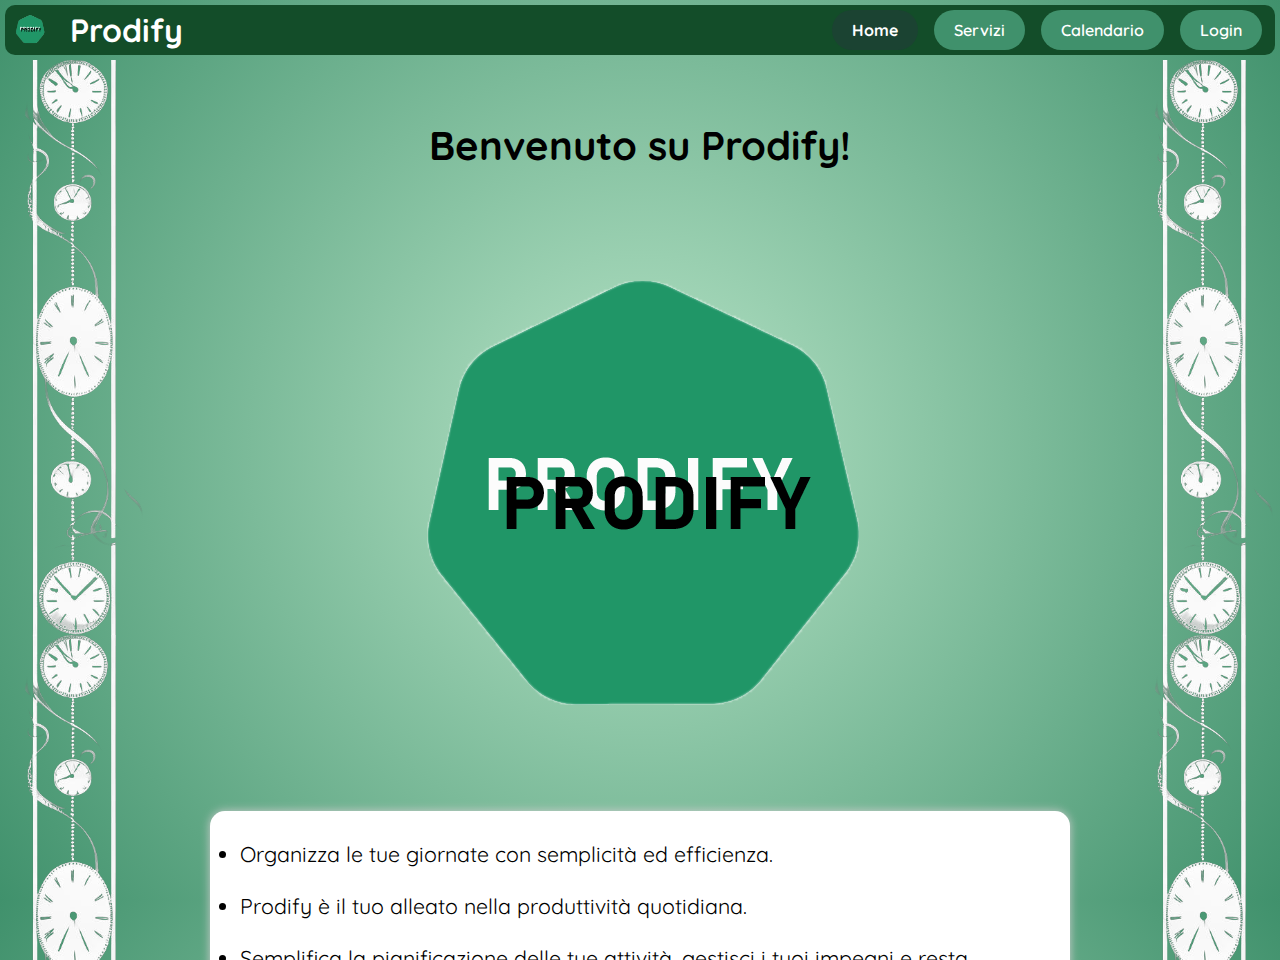
<file: index.html>
<!DOCTYPE html>
<html lang="it">
<head>
  <meta charset="UTF-8">
  <meta name="viewport" content="width=device-width, initial-scale=1.0">
  <title>Prodify - Home</title>
  <link rel="stylesheet" href="../css/style.css">
  <link rel="icon" href="../immagini/prodifyicon.ico">
</head>

<body>
<div class="pagina">
    <div class="bordo bordo-left"></div>
    <div class="bordo bordo-right"></div>
   



  <!-- Header caricato dinamicamente -->
<script src="../js/navbar.js"></script>
<script>generaHeader();</script>


  <main class="home-main">

    <h2 id="benvenuto">Benvenuto su Prodify!</h2>

    <img src="../immagini/logo.PNG" alt="immagine_home" class="hero-img">


      <section class="hero">
        <div class="riquadroContenuto">
        <ul>
          <li>Organizza le tue giornate con semplicità ed efficienza.</li>
          <br>
          <li>Prodify è il tuo alleato nella produttività quotidiana.</li>
          <br>
          <li>Semplifica la pianificazione delle tue attività, gestisci i tuoi impegni e resta sempre al passo con i tuoi obiettivi.</li>
          <br>
          <li>Grazie a un’interfaccia intuitiva e funzionalità intelligenti, potrai concentrarti su ciò che conta davvero: raggiungere i tuoi traguardi personali e professionali.</li>
        </ul>
         </div>
      </section>
   

    <a href="calendario.html" class="cta-button">Vai al Calendario</a>

  </main>

  <footer>
    <p>© 2025 Prodify</p>
  </footer>

</div>
</body>
</html>


<script>
    // Evidenzia automaticamente il link della pagina attuale
    const links = document.querySelectorAll('.voceMenu');
    const currentPage = window.location.pathname.split('/').pop().toLowerCase();
  
    links.forEach(link => {
      const linkPage = link.getAttribute('href').toLowerCase();
      if (linkPage === currentPage) {
        link.classList.add('active');
      }
    });
  </script>
</file>
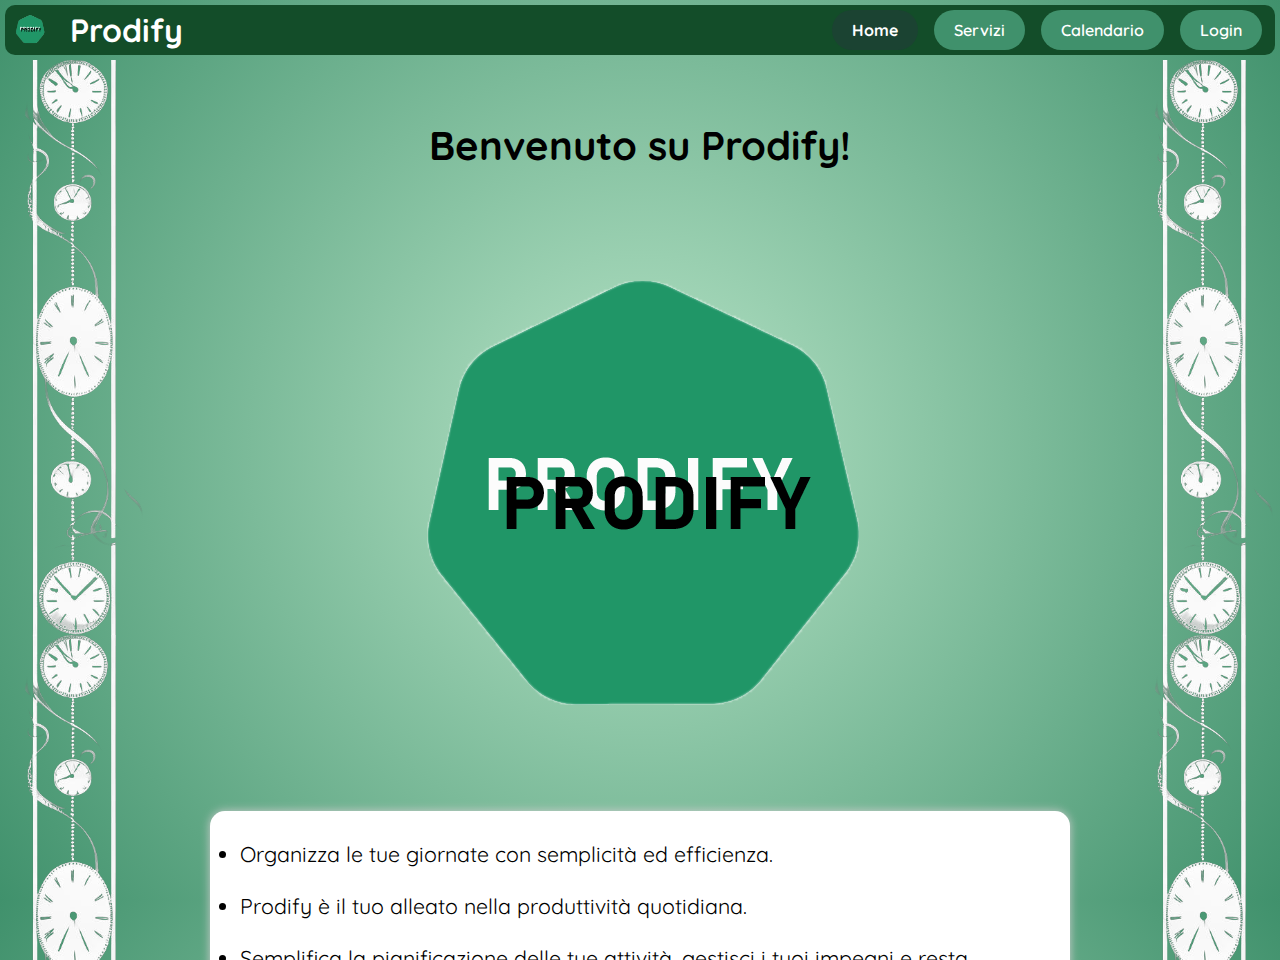
<file: html/index.html>
<!DOCTYPE html>
<html lang="it">
<head>
  <meta charset="UTF-8">
  <meta name="viewport" content="width=device-width, initial-scale=1.0">
  <title>Prodify - Home</title>
  <link rel="stylesheet" href="../css/style.css">
  <link rel="icon" href="../immagini/prodifyicon.ico">
</head>

<body>
<div class="pagina">
    <div class="bordo bordo-left"></div>
    <div class="bordo bordo-right"></div>
   



  <!-- Header caricato dinamicamente -->
<script src="../js/navbar.js"></script>
<script>generaHeader();</script>


  <main class="home-main">

    <h2 id="benvenuto">Benvenuto su Prodify!</h2>

    <img src="../immagini/logo.PNG" alt="immagine_home" class="hero-img">


      <section class="hero">
        <div class="riquadroContenuto">
        <ul>
          <li>Organizza le tue giornate con semplicità ed efficienza.</li>
          <br>
          <li>Prodify è il tuo alleato nella produttività quotidiana.</li>
          <br>
          <li>Semplifica la pianificazione delle tue attività, gestisci i tuoi impegni e resta sempre al passo con i tuoi obiettivi.</li>
          <br>
          <li>Grazie a un’interfaccia intuitiva e funzionalità intelligenti, potrai concentrarti su ciò che conta davvero: raggiungere i tuoi traguardi personali e professionali.</li>
        </ul>
         </div>
      </section>
   

    <a href="calendario.html" class="cta-button">Vai al Calendario</a>

  </main>

  <footer>
    <p>© 2025 Prodify</p>
  </footer>

</div>
</body>
</html>


<script>
    // Evidenzia automaticamente il link della pagina attuale
    const links = document.querySelectorAll('.voceMenu');
    const currentPage = window.location.pathname.split('/').pop().toLowerCase();
  
    links.forEach(link => {
      const linkPage = link.getAttribute('href').toLowerCase();
      if (linkPage === currentPage) {
        link.classList.add('active');
      }
    });
  </script>
</file>
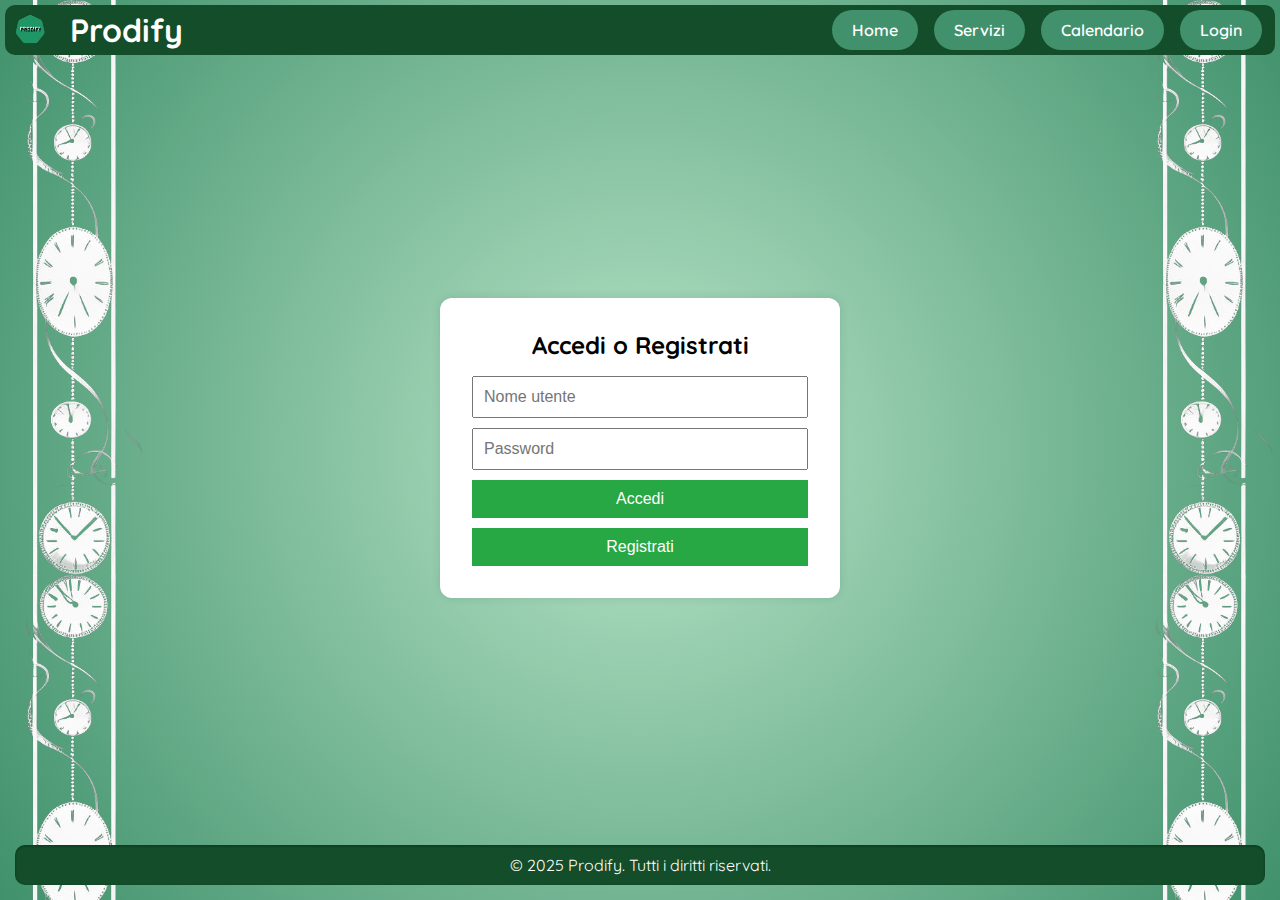
<file: login.html>
<!DOCTYPE html>
<html lang="it">
<head>
  <meta charset="UTF-8">
  <title>Login - Prodify</title>
  <link rel="stylesheet" href="css/style.css">
  <link rel="icon" href="immagini/prodifyicon.ico">
  <meta name="viewport" content="width=device-width, initial-scale=1.0">
  <style>
    main {
      display: flex;
      justify-content: center;
      align-items: center;
      min-height: 70vh;
    }
    .login-box {
      background: white;
      padding: 2rem;
      border-radius: 12px;
      max-width: 400px;
      width: 100%;
      box-shadow: 0 0 10px rgba(0,0,0,0.1);
    }
    .login-box h2 {
      text-align: center;
      margin-bottom: 1rem;
    }
    .login-box input,
    .login-box button {
      display: block;
      width: 100%;
      margin-top: 10px;
      padding: 10px;
      font-size: 1rem;
    }
    .login-box button {
      background: #28a745;
      color: white;
      border: none;
      cursor: pointer;
    }
    .login-box button:hover {
      opacity: 0.9;
    }
    .register-button {
      background: #007bff;
      margin-top: 0.5rem;
      color: white;
    }
    #loginStatus {
      margin-left: auto;
      display: flex;
      gap: 10px;
      align-items: center;
    }
    #loginStatus button {
  background: none;
  border: none;
  color: inherit;
  padding: 0;
  font: inherit;
  cursor: pointer;
}
  </style>
</head>
<body>
<div class="pagina">
    <div class="bordo bordo-left"></div>
    <div class="bordo bordo-right"></div>

  <header class="main-header">
    <div id="menuTitolo" class="logo">
      <div id="logoTitolo">
        <img src="immagini/logo.PNG" alt="Prodify" height="40">
        <h1 id="titolo">Prodify</h1>
      </div>
      <nav id="menu">
        <a class="voceMenu" href="index.html">Home</a>
        <a class="voceMenu" href="servizi.html">Servizi</a>
        <a class="voceMenu" href="calendario.html">Calendario</a>
        <span id="loginStatus"></span>
      </nav>
    </div>
  </header>

  <main>
    <div class="login-box">
      <h2>Accedi o Registrati</h2>

      <input type="text" id="username" placeholder="Nome utente" />
      <input type="password" id="password" placeholder="Password" />

      <button onclick="login()">Accedi</button>
      <button onclick="register()" class="register-button">Registrati</button>
    </div>
  </main>

  <footer>
    <p>&copy; 2025 Prodify. Tutti i diritti riservati.</p>
  </footer>

  <script>
    const API = "http://localhost:3001/api";

    function aggiornaBarraUtente() {
      const statusDiv = document.getElementById("loginStatus");
      const token = localStorage.getItem("token");
      let payload = null;
try {
  const token = localStorage.getItem("token");
  if (token) {
    payload = JSON.parse(atob(token.split(".")[1]));
  }
} catch (err) {
  localStorage.removeItem("token");
}

      if (token && payload?.username) {
        statusDiv.innerHTML = `<span class="voceMenu" style="pointer-events: none;">Ciao, ${payload.username}</span> <a class="voceMenu" href="#" onclick="logout()">Logout</a>`;
      } else {
        statusDiv.innerHTML = `<a class="voceMenu" href="login.html">Login</a>`;
      }
    }

      function logout() {
        localStorage.clear(); // Rimuove token + eventi
        location.href = "login.html";
      }


    async function login() {
      const username = document.getElementById("username").value.trim();
      const password = document.getElementById("password").value;
      if (!username || !password) return alert("Inserisci nome utente e password");

      const res = await fetch(API + "/auth/login", {
        method: "POST",
        headers: { "Content-Type": "application/json" },
        body: JSON.stringify({ username, password })
      });

      const data = await res.json();
      if (data.token) {
          console.log("✅ TOKEN SALVATO:", data.token);
        localStorage.setItem("token", data.token);
        alert("Login effettuato!");

        window.location.href = "calendario.html";
      } else {
        alert("Login fallito: " + (data.error || "Errore sconosciuto"));
      }
    }

    async function register() {
      const username = document.getElementById("username").value.trim();
      const password = document.getElementById("password").value;
      if (!username || !password) return alert("Inserisci nome utente e password");

      const res = await fetch(API + "/auth/register", {
        method: "POST",
        headers: { "Content-Type": "application/json" },
        body: JSON.stringify({ username, password })
      });

      const data = await res.json();
      if (data.username) {
        alert("Registrazione completata!");
      } else {
        alert("Errore registrazione: " + (data.error || "Errore"));
      }
    }

    aggiornaBarraUtente();
  </script>

</div>
</body>
</html>
</file>
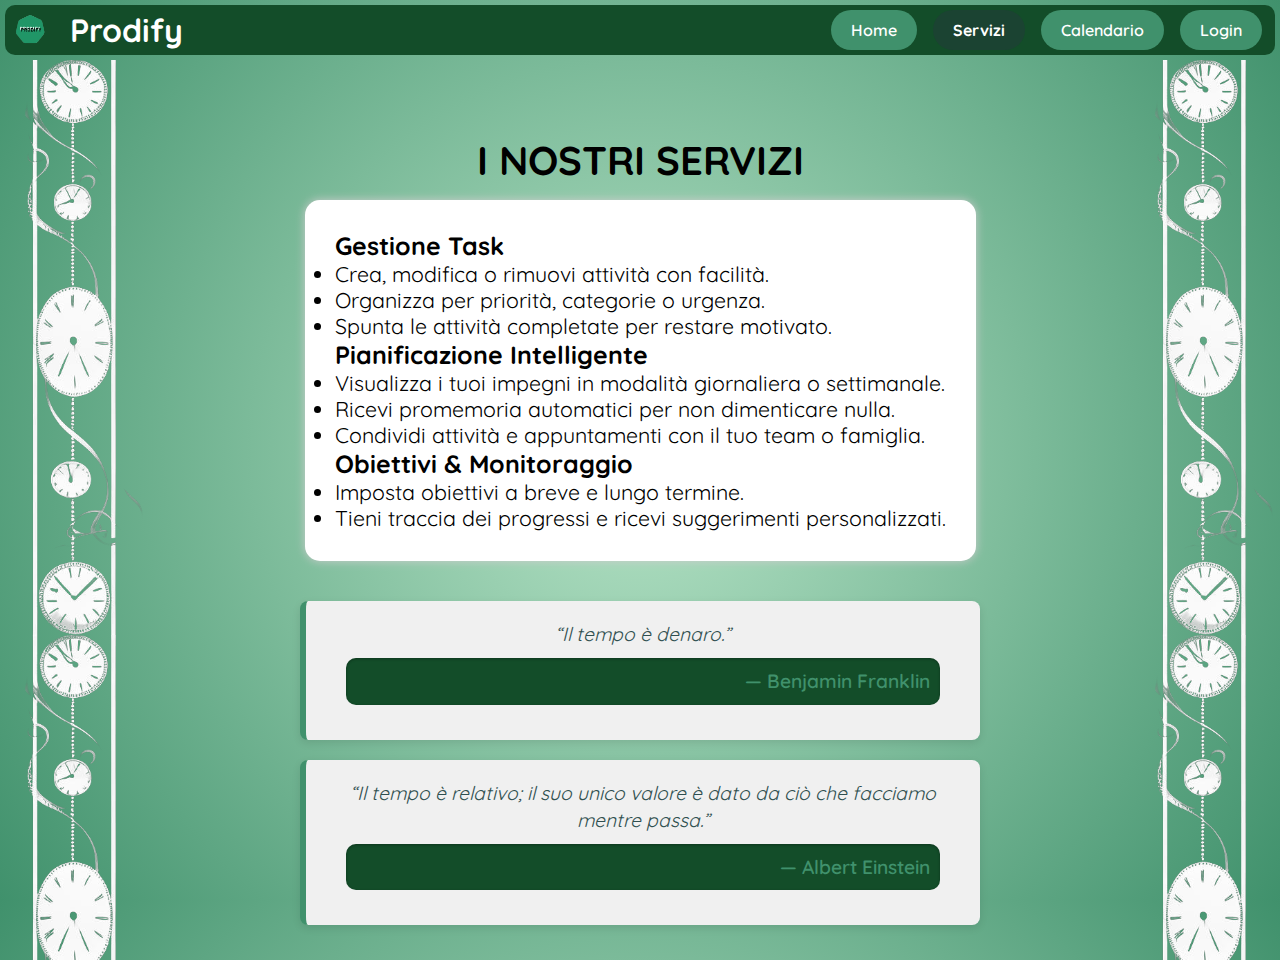
<file: servizi.html>
<!DOCTYPE html>
<html lang="it">
<head>
  <meta charset="UTF-8">
  <meta name="viewport" content="width=device-width, initial-scale=1.0">
  <title>Prodify - Servizi</title>
  <link rel="stylesheet" href="css/style.css">
  <link rel="icon" href="immagini/prodifyicon.ico">
</head>
<body>
<div class="pagina">
    <div class="bordo bordo-left"></div>
    <div class="bordo bordo-right"></div>


 <!-- Header caricato dinamicamente -->
<script src="js/navbar.js"></script>
<script>generaHeader();</script>


  <main class="home-main">
    <section class="hero">
      <h2 class="titoloServizi" style="text-align:center;">I NOSTRI SERVIZI</h2>
      
      <div  class="riquadroContenuto">
      <h3> Gestione Task</h3>
      <ul>
        <li>Crea, modifica o rimuovi attività con facilità.</li>
        <li>Organizza per priorità, categorie o urgenza.</li>
        <li>Spunta le attività completate per restare motivato.</li>
      </ul>

      <h3 >Pianificazione Intelligente</h3>
      <ul>
        <li>Visualizza i tuoi impegni in modalità giornaliera o settimanale.</li>
        <li>Ricevi promemoria automatici per non dimenticare nulla.</li>
        <li>Condividi attività e appuntamenti con il tuo team o famiglia.</li>
      </ul>

      <h3> Obiettivi & Monitoraggio</h3>
      <ul>
        <li>Imposta obiettivi a breve e lungo termine.</li>
        <li>Tieni traccia dei progressi e ricevi suggerimenti personalizzati.</li>
      </ul>
    </div>
    </section>
    <div class="citazioni-tempo">
      <div class="citazione-tempo">
        <blockquote>
          “Il tempo è denaro.”
          <footer>— Benjamin Franklin</footer>
        </blockquote>
      </div>
      <div class="citazione-tempo">
        <blockquote>
          “Il tempo è relativo; il suo unico valore è dato da ciò che facciamo mentre passa.”
          <footer>— Albert Einstein</footer>
        </blockquote>
      </div>
    </div>
    
  </main>

  <footer>
    <p>© 2025 Prodify</p>
  </footer>
  <div class="orologi-overlay orologi-left"></div>
<div class="orologi-overlay orologi-right"></div>
</div>
</body>
</html>




<script>
  // Evidenzia automaticamente il link della pagina attuale
  const links = document.querySelectorAll('.voceMenu');
  const currentPage = window.location.pathname.split('/').pop().toLowerCase();

  links.forEach(link => {
    const linkPage = link.getAttribute('href').toLowerCase();
    if (linkPage === currentPage) {
      link.classList.add('active');
    }
  });
</script>
</file>
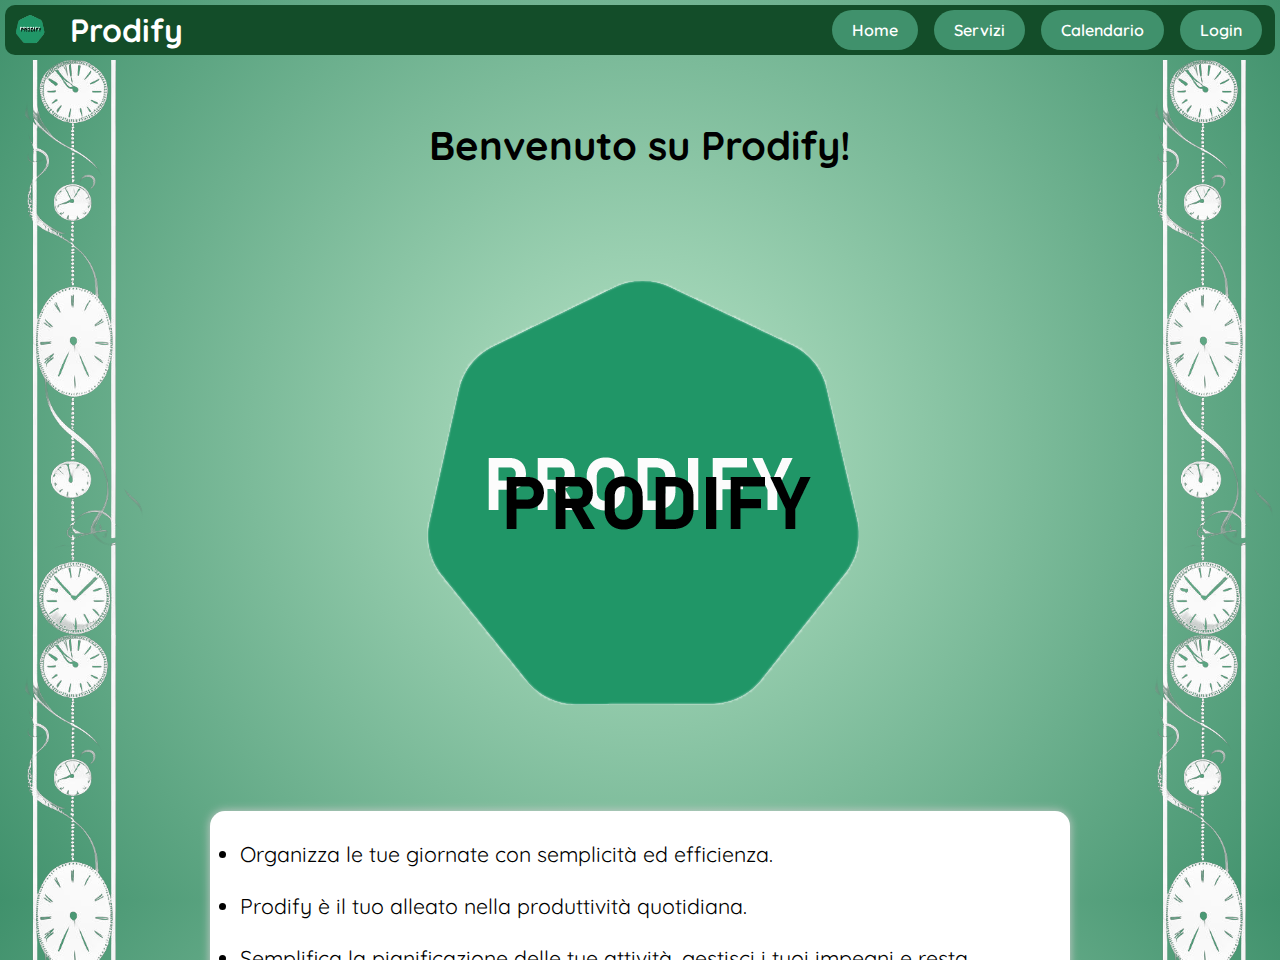
<file: html/Home.html>
<!DOCTYPE html>
<html lang="it">
<head>
  <meta charset="UTF-8">
  <meta name="viewport" content="width=device-width, initial-scale=1.0">
  <title>Prodify - Home</title>
  <link rel="stylesheet" href="../css/style.css">
  <link rel="icon" href="../immagini/prodifyicon.ico">
</head>

<body>
<div class="pagina">
    <div class="bordo bordo-left"></div>
    <div class="bordo bordo-right"></div>
   



  <!-- Header caricato dinamicamente -->
<script src="../js/navbar.js"></script>
<script>generaHeader();</script>


  <main class="home-main">

    <h2 id="benvenuto">Benvenuto su Prodify!</h2>

    <img src="../immagini/logo.PNG" alt="immagine_home" class="hero-img">


      <section class="hero">
        <div class="riquadroContenuto">
        <ul>
          <li>Organizza le tue giornate con semplicità ed efficienza.</li>
          <br>
          <li>Prodify è il tuo alleato nella produttività quotidiana.</li>
          <br>
          <li>Semplifica la pianificazione delle tue attività, gestisci i tuoi impegni e resta sempre al passo con i tuoi obiettivi.</li>
          <br>
          <li>Grazie a un’interfaccia intuitiva e funzionalità intelligenti, potrai concentrarti su ciò che conta davvero: raggiungere i tuoi traguardi personali e professionali.</li>
        </ul>
         </div>
      </section>
   

    <a href="calendario.html" class="cta-button">Vai al Calendario</a>

  </main>

  <footer>
    <p>© 2025 Prodify</p>
  </footer>

</div>
</body>
</html>


<script>
    // Evidenzia automaticamente il link della pagina attuale
    const links = document.querySelectorAll('.voceMenu');
    const currentPage = window.location.pathname.split('/').pop().toLowerCase();
  
    links.forEach(link => {
      const linkPage = link.getAttribute('href').toLowerCase();
      if (linkPage === currentPage) {
        link.classList.add('active');
      }
    });
  </script>
</file>
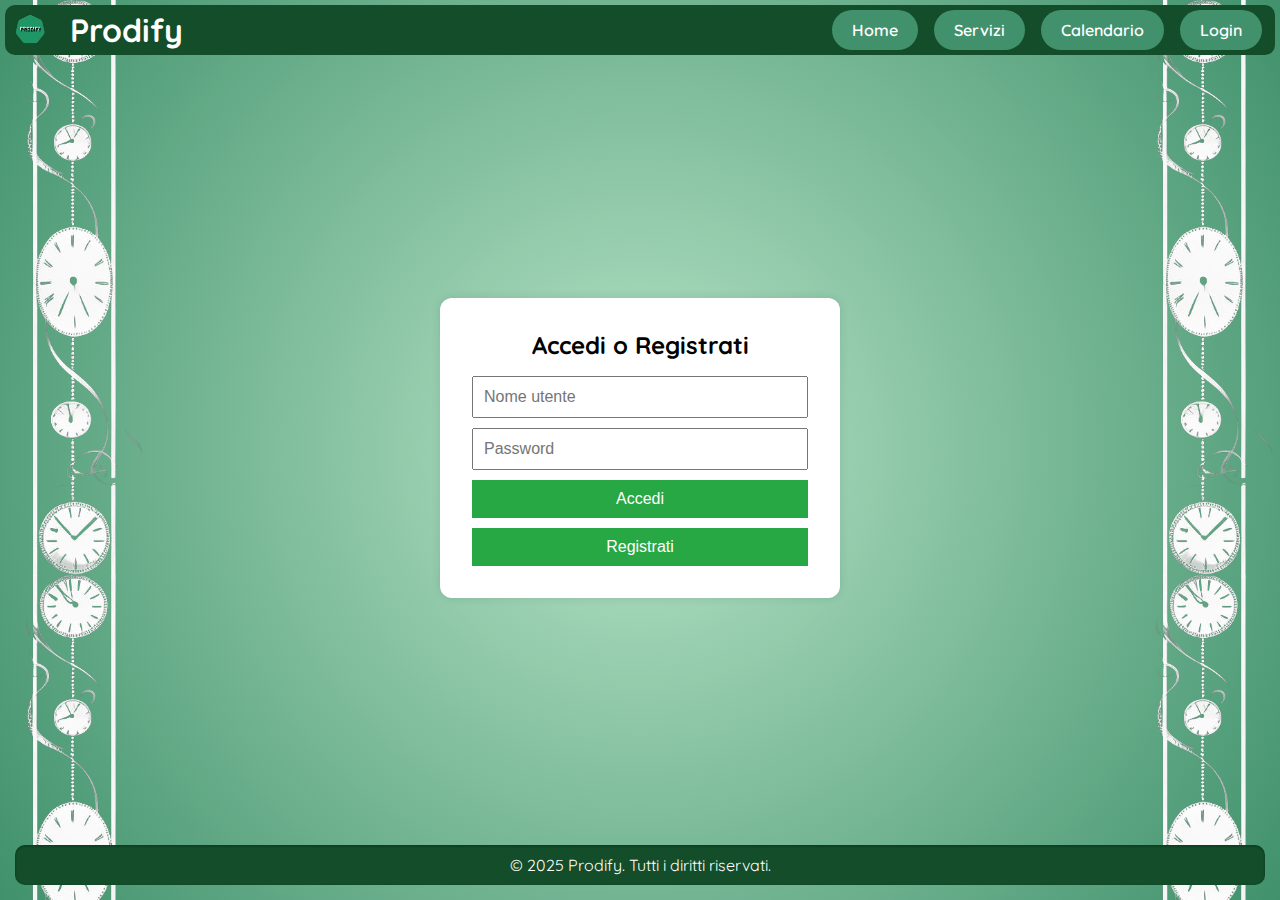
<file: html/login.html>
<!DOCTYPE html>
<html lang="it">
<head>
  <meta charset="UTF-8">
  <title>Login - Prodify</title>
  <link rel="stylesheet" href="../css/style.css">
  <link rel="icon" href="../immagini/prodifyicon.ico">
  <meta name="viewport" content="width=device-width, initial-scale=1.0">
  <style>
    main {
      display: flex;
      justify-content: center;
      align-items: center;
      min-height: 70vh;
    }
    .login-box {
      background: white;
      padding: 2rem;
      border-radius: 12px;
      max-width: 400px;
      width: 100%;
      box-shadow: 0 0 10px rgba(0,0,0,0.1);
    }
    .login-box h2 {
      text-align: center;
      margin-bottom: 1rem;
    }
    .login-box input,
    .login-box button {
      display: block;
      width: 100%;
      margin-top: 10px;
      padding: 10px;
      font-size: 1rem;
    }
    .login-box button {
      background: #28a745;
      color: white;
      border: none;
      cursor: pointer;
    }
    .login-box button:hover {
      opacity: 0.9;
    }
    .register-button {
      background: #007bff;
      margin-top: 0.5rem;
      color: white;
    }
    #loginStatus {
      margin-left: auto;
      display: flex;
      gap: 10px;
      align-items: center;
    }
    #loginStatus button {
  background: none;
  border: none;
  color: inherit;
  padding: 0;
  font: inherit;
  cursor: pointer;
}
  </style>
</head>
<body>
<div class="pagina">
    <div class="bordo bordo-left"></div>
    <div class="bordo bordo-right"></div>

  <header class="main-header">
    <div id="menuTitolo" class="logo">
      <div id="logoTitolo">
        <img src="../immagini/logo.PNG" alt="Prodify" height="40">
        <h1 id="titolo">Prodify</h1>
      </div>
      <nav id="menu">
        <a class="voceMenu" href="Home.html">Home</a>
        <a class="voceMenu" href="servizi.html">Servizi</a>
        <a class="voceMenu" href="calendario.html">Calendario</a>
        <span id="loginStatus"></span>
      </nav>
    </div>
  </header>

  <main>
    <div class="login-box">
      <h2>Accedi o Registrati</h2>

      <input type="text" id="username" placeholder="Nome utente" />
      <input type="password" id="password" placeholder="Password" />

      <button onclick="login()">Accedi</button>
      <button onclick="register()" class="register-button">Registrati</button>
    </div>
  </main>

  <footer>
    <p>&copy; 2025 Prodify. Tutti i diritti riservati.</p>
  </footer>

  <script>
    const API = "http://localhost:3001/api";

    function aggiornaBarraUtente() {
      const statusDiv = document.getElementById("loginStatus");
      const token = localStorage.getItem("token");
      let payload = null;
try {
  const token = localStorage.getItem("token");
  if (token) {
    payload = JSON.parse(atob(token.split(".")[1]));
  }
} catch (err) {
  localStorage.removeItem("token");
}

      if (token && payload?.username) {
        statusDiv.innerHTML = `<span class="voceMenu" style="pointer-events: none;">Ciao, ${payload.username}</span> <a class="voceMenu" href="#" onclick="logout()">Logout</a>`;
      } else {
        statusDiv.innerHTML = `<a class="voceMenu" href="login.html">Login</a>`;
      }
    }

      function logout() {
        localStorage.clear(); // Rimuove token + eventi
        location.href = "login.html";
      }


    async function login() {
      const username = document.getElementById("username").value.trim();
      const password = document.getElementById("password").value;
      if (!username || !password) return alert("Inserisci nome utente e password");

      const res = await fetch(API + "/auth/login", {
        method: "POST",
        headers: { "Content-Type": "application/json" },
        body: JSON.stringify({ username, password })
      });

      const data = await res.json();
      if (data.token) {
          console.log("✅ TOKEN SALVATO:", data.token);
        localStorage.setItem("token", data.token);
        alert("Login effettuato!");

        window.location.href = "calendario.html";
      } else {
        alert("Login fallito: " + (data.error || "Errore sconosciuto"));
      }
    }

    async function register() {
      const username = document.getElementById("username").value.trim();
      const password = document.getElementById("password").value;
      if (!username || !password) return alert("Inserisci nome utente e password");

      const res = await fetch(API + "/auth/register", {
        method: "POST",
        headers: { "Content-Type": "application/json" },
        body: JSON.stringify({ username, password })
      });

      const data = await res.json();
      if (data.username) {
        alert("Registrazione completata!");
      } else {
        alert("Errore registrazione: " + (data.error || "Errore"));
      }
    }

    aggiornaBarraUtente();
  </script>

</div>
</body>
</html>
</file>
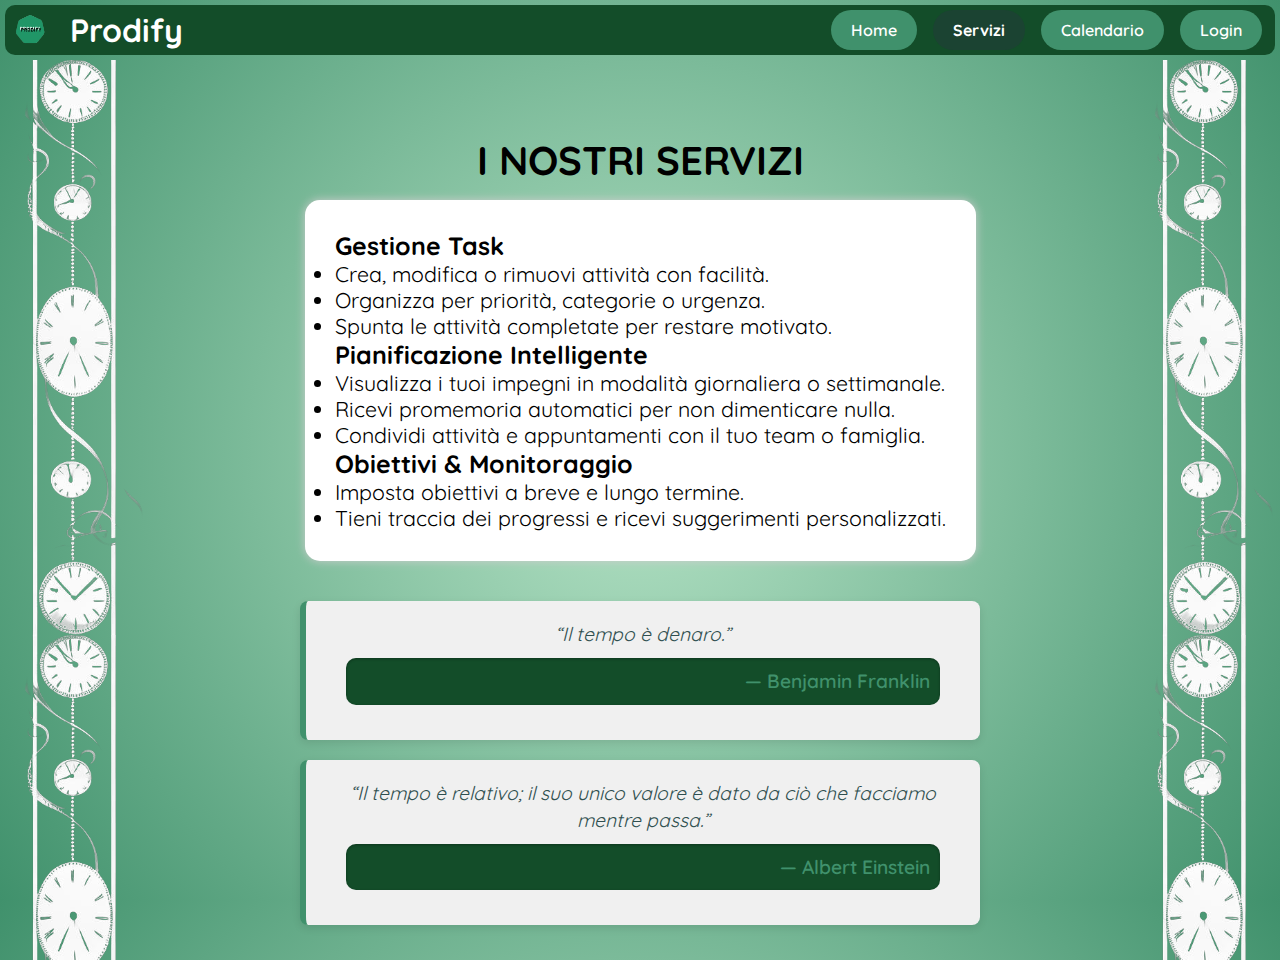
<file: html/servizi.html>
<!DOCTYPE html>
<html lang="it">
<head>
  <meta charset="UTF-8">
  <meta name="viewport" content="width=device-width, initial-scale=1.0">
  <title>Prodify - Servizi</title>
  <link rel="stylesheet" href="../css/style.css">
  <link rel="icon" href="../immagini/prodifyicon.ico">
</head>
<body>
<div class="pagina">
    <div class="bordo bordo-left"></div>
    <div class="bordo bordo-right"></div>


 <!-- Header caricato dinamicamente -->
<script src="../js/navbar.js"></script>
<script>generaHeader();</script>


  <main class="home-main">
    <section class="hero">
      <h2 class="titoloServizi" style="text-align:center;">I NOSTRI SERVIZI</h2>
      
      <div  class="riquadroContenuto">
      <h3> Gestione Task</h3>
      <ul>
        <li>Crea, modifica o rimuovi attività con facilità.</li>
        <li>Organizza per priorità, categorie o urgenza.</li>
        <li>Spunta le attività completate per restare motivato.</li>
      </ul>

      <h3 >Pianificazione Intelligente</h3>
      <ul>
        <li>Visualizza i tuoi impegni in modalità giornaliera o settimanale.</li>
        <li>Ricevi promemoria automatici per non dimenticare nulla.</li>
        <li>Condividi attività e appuntamenti con il tuo team o famiglia.</li>
      </ul>

      <h3> Obiettivi & Monitoraggio</h3>
      <ul>
        <li>Imposta obiettivi a breve e lungo termine.</li>
        <li>Tieni traccia dei progressi e ricevi suggerimenti personalizzati.</li>
      </ul>
    </div>
    </section>
    <div class="citazioni-tempo">
      <div class="citazione-tempo">
        <blockquote>
          “Il tempo è denaro.”
          <footer>— Benjamin Franklin</footer>
        </blockquote>
      </div>
      <div class="citazione-tempo">
        <blockquote>
          “Il tempo è relativo; il suo unico valore è dato da ciò che facciamo mentre passa.”
          <footer>— Albert Einstein</footer>
        </blockquote>
      </div>
    </div>
    
  </main>

  <footer>
    <p>© 2025 Prodify</p>
  </footer>
  <div class="orologi-overlay orologi-left"></div>
<div class="orologi-overlay orologi-right"></div>
</div>
</body>
</html>




<script>
  // Evidenzia automaticamente il link della pagina attuale
  const links = document.querySelectorAll('.voceMenu');
  const currentPage = window.location.pathname.split('/').pop().toLowerCase();

  links.forEach(link => {
    const linkPage = link.getAttribute('href').toLowerCase();
    if (linkPage === currentPage) {
      link.classList.add('active');
    }
  });
</script>
</file>
<file: css/style.css>
@import url("https://fonts.googleapis.com/css2?family=Quicksand:wght@400;500;600;700&display=swap");

* {
  margin: 0;
  padding: 0;
  box-sizing: border-box;
}

body {
  font-family: "Quicksand", sans-serif;
  background:
    radial-gradient(circle, #b7e4c7 0%, #40916c 100%),
    url("../immagini/bordo.png") left top repeat-y,
    url("../immagini/bordo.png") right top repeat-y;
  background-size: auto, 80px auto, 80px auto; /* primo è per il gradient */
  
  display: flex;
  flex-direction: column;
  min-height: 100vh;
}

body, html {
  margin: 0;
  padding: 0;
  height: 100%;
}

.pagina {
  position: relative;
  min-height: 100vh;
  overflow-x: hidden;
}
html, body {
  margin: 0;
  padding: 0;
  height: 100%;
  display: flex;
  flex-direction: column;
}

.pagina {
  flex: 1; /* prende tutto lo spazio disponibile */
  display: flex;
  flex-direction: column;
}

main {
  flex: 1; /* forza il contenuto a riempire lo spazio */
}

footer {
  background-color: #ccc; /* esempio */
  padding: 20px;
  text-align: center;
}


/* I bordi */
.bordo {
  position: absolute;
  top: 0;
  bottom: 0;
  width: 150px;
  background-repeat: repeat-y;
  background-size: contain;
  z-index: 0; /* dietro navbar & contenuti */
  pointer-events: none;
}

.bordo-left {
  left: 0;
  background-image: url("../immagini/bordo.png");
}

.bordo-right {
  right: 0;
  background-image: url("../immagini/bordo.png");
}

/* Navbar e contenuti */
header, main, footer {
  position: relative;
  z-index: 1; /* sopra i bordi */
}

/* Header */
.main-header {
  background-color: rgb(19, 77, 41);
  border-radius: 10px;
  margin: 5px;
  padding: 5px;
}

.logo {
  display: flex;
  align-items: center;
}

#titolo {
  color: white;
  padding-left: 20px;
}

.pagineMenu {
  justify-content: space-between;
}
#menu {
  display: flex;
  text-align: center;
  align-items: center;
}

#benvenuto{
  padding-bottom: 30px;
  font-size: 30pt;
  font-family: "Quicksand", sans-serif;
}

#menuTitolo{
  display: flex;
  justify-content: space-between;
  text-align: left;
  align-items: center;
  width: 100%;
}
#logoTitolo{
  display: flex;
  text-align: right;
  align-items: center;
}

.titoloServizi{
  font-family: "Quicksand", sans-serif;
  font-size: 30pt;s
  text-align: center;
  padding: 15px;
}

.voceMenu {
  color: white;
  text-decoration: none;
  margin: 0 10px;
  font-size: 1rem;
  text-align: right;
}

.voceMenu.active {
  font-weight: bold;
  /*text-decoration: underline;*/
}

/* Footer */
footer {
  margin-top: auto;
  text-align: center;
  padding: 10px;
  color: white;
  border-radius: 10px;
  margin: 10px;
}

/* Main content */
.home-main {
  display: flex;
  flex-direction: column;
  align-items: center;
  text-align: center;
  max-width: 900px;
  margin: 40px auto;
  padding: 20px;
}

/* Hero sections */
.hero {
  text-align: left;
}

/* Pulsanti principali */
.cta-button {
  background-color: #40916c;
  color: white;
  padding: 12px 24px;
  border: none;
  border-radius: 25px;
  text-decoration: none;
  font-weight: bold;
  font-size: 1rem;
  margin-top: 20px;
  transition: background-color 0.3s, box-shadow 0.3s;
}

.cta-button:hover {
  background-color: #26734d;
  box-shadow: 0 4px 8px rgba(0, 0, 0, 0.3);
}

.riquadroContenuto{
  padding-top: 20px;
  background-color: #ffffff;
  border-radius: 15px;
  box-shadow: 0 0 10px #ccc;
  padding: 30px;
  font-family: "Quicksand", sans-serif;
  font-size: 16pt;
}

#riquadroContenuto ul {
  list-style-position: inside;
  padding-left: 1rem;
  padding-bottom: 15px;
  width: 700px;
}

#titoloTabella{
  padding-bottom: 20px;
  font-family: "Quicksand", sans-serif;
}

#contenutoDaEsportare td, 
#contenutoDaEsportare th {
  padding: 8px;
  font-size: 14px;
}

#contenutoDaEsportare h2 {
  font-family: "Segoe UI", Tahoma, sans-serif;
  font-size: 1.5rem;
}




.voceMenu {
  display: inline-block;
  padding: 10px 20px;
  margin: 0 8px;
  background-color: #40916c;
  color: white;
  text-decoration: none;
  border-radius: 20px;
  font-weight: 600;
  transition: background-color 0.3s, transform 0.2s;
}

.voceMenu:hover {
  background-color: #26734d;
  transform: scale(1.05);
}

.voceMenu.active {
  background-color: #1b4332;
  color: #fff;
  pointer-events: none;
}




.orologi-left, .orologi-right {
  position: fixed;
  top: 0;
  bottom: 60px; /* lascia spazio al footer */
  width: 140px;
  pointer-events: none; /* per non interferire con click */
  z-index: 10;
}

.orologi-left {
  left: 0;
}

.orologi-right {
  right: 0;
}

.orologi-left img, .orologi-right img {
  position: absolute;
  width: 80px; /* dimensione immagine */
  user-select: none;
  pointer-events: none;
  opacity: 0.8; /* leggermente trasparente */
}


.citazioni-tempo {
  display: flex;
  flex-direction: column;
  gap: 20px;
  max-width: 700px;
  margin: 30px auto;
  padding: 10px;
}

.citazione-tempo {
  background: #f0f0f0;
  border-left: 6px solid #40916c;
  padding: 20px 25px;
  font-style: italic;
  color: #2f4f4f;
  border-radius: 8px;
  box-shadow: 0 3px 8px rgba(0, 0, 0, 0.1);
}

.citazione-tempo blockquote {
  margin: 0;
  font-size: 1.2rem;
  line-height: 1.4;
}

.citazione-tempo footer {
  margin-top: 10px;
  text-align: right;
  font-weight: 600;
  color: #40916c;
  font-style: normal;
}


footer {
  margin: 10px 15px 15px 15px; /* margine sopra e laterale */
  border-radius: 10px;
  background-color: rgb(19, 77, 41);
  color: white;
  text-align: center;
  padding: 10px;
  font-family: "Quicksand", sans-serif;
  box-shadow: inset 0 1px 3px rgba(0,0,0,0.3);
}


#testoEvento {
  display: inline-block; /* permette di vedere bene lo sfondo */
  padding: 4px 8px;      /* un po’ di padding per evidenziare */
  border-radius: 6px;    /* arrotonda un po’ gli angoli */
  background-color: transparent !important; /* rimuovi qualsiasi colore fisso */
  transition: background-color 0.3s ease;
}
</file>
